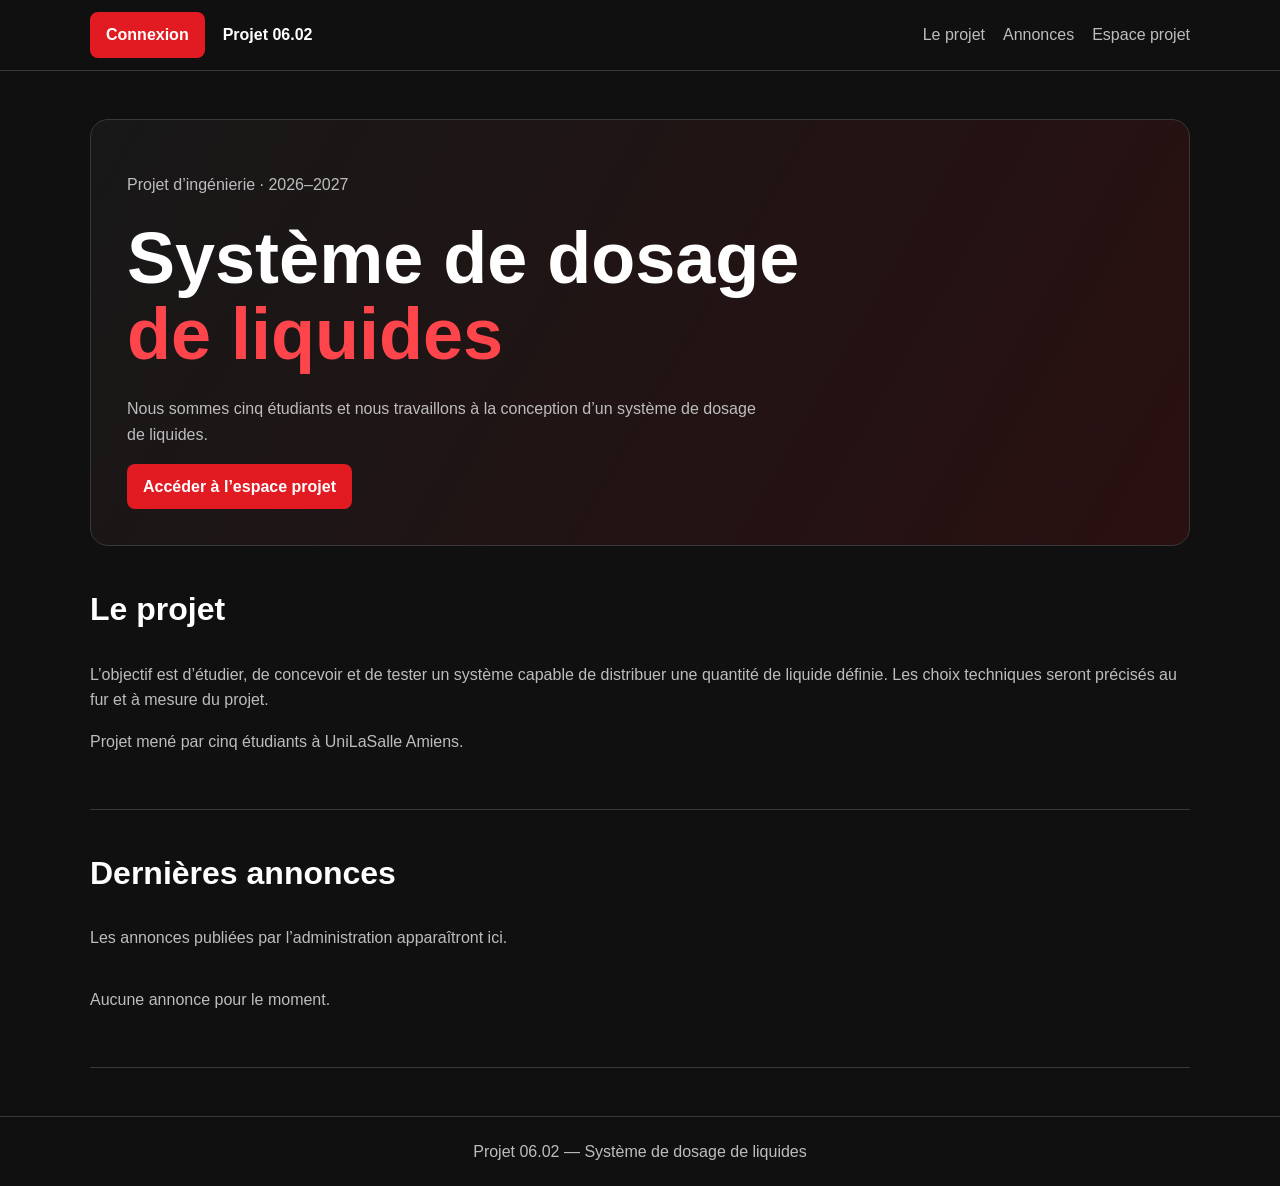
<file: index.html>
<!doctype html>
<html lang="fr">
<head>
  <meta charset="utf-8">
  <meta name="viewport" content="width=device-width, initial-scale=1">
  <title>Projet 06.02 — Dosage de liquides</title>
  <link rel="stylesheet" href="css/style.css">
  <script src="js/app.js" defer></script>
</head>

<body>
  <header>
    <a class="login-button" href="connexion.html">Connexion</a>
    <a class="logo" href="index.html">Projet 06.02</a>

    <nav class="header-links">
      <a href="#projet">Le projet</a>
      <a href="#annonces">Annonces</a>
      <a href="connexion.html">Espace projet</a>
    </nav>
  </header>

  <main class="home container">
    <section class="hero" id="projet">
      <p class="red">Projet d’ingénierie · 2026–2027</p>
      <h1>Système de dosage<br><span>de liquides</span></h1>
      <p>
        Nous sommes cinq étudiants et nous travaillons à la conception
        d’un système de dosage de liquides.
      </p>
      <a class="button" href="connexion.html">Accéder à l’espace projet</a>
    </section>

    <section class="section">
      <h2>Le projet</h2>
      <p class="muted">
        L’objectif est d’étudier, de concevoir et de tester un système capable
        de distribuer une quantité de liquide définie. Les choix techniques
        seront précisés au fur et à mesure du projet.
      </p>
      <p class="note">
        Projet mené par cinq étudiants à UniLaSalle Amiens.
      </p>
    </section>

    <section class="section" id="annonces">
      <h2>Dernières annonces</h2>
      <p class="muted">Les annonces publiées par l’administration apparaîtront ici.</p>
      <div id="annonces-accueil" class="list"></div>
    </section>
  </main>

  <footer class="site-footer">
    Projet 06.02 — Système de dosage de liquides
  </footer>
</body>
</html>
</file>
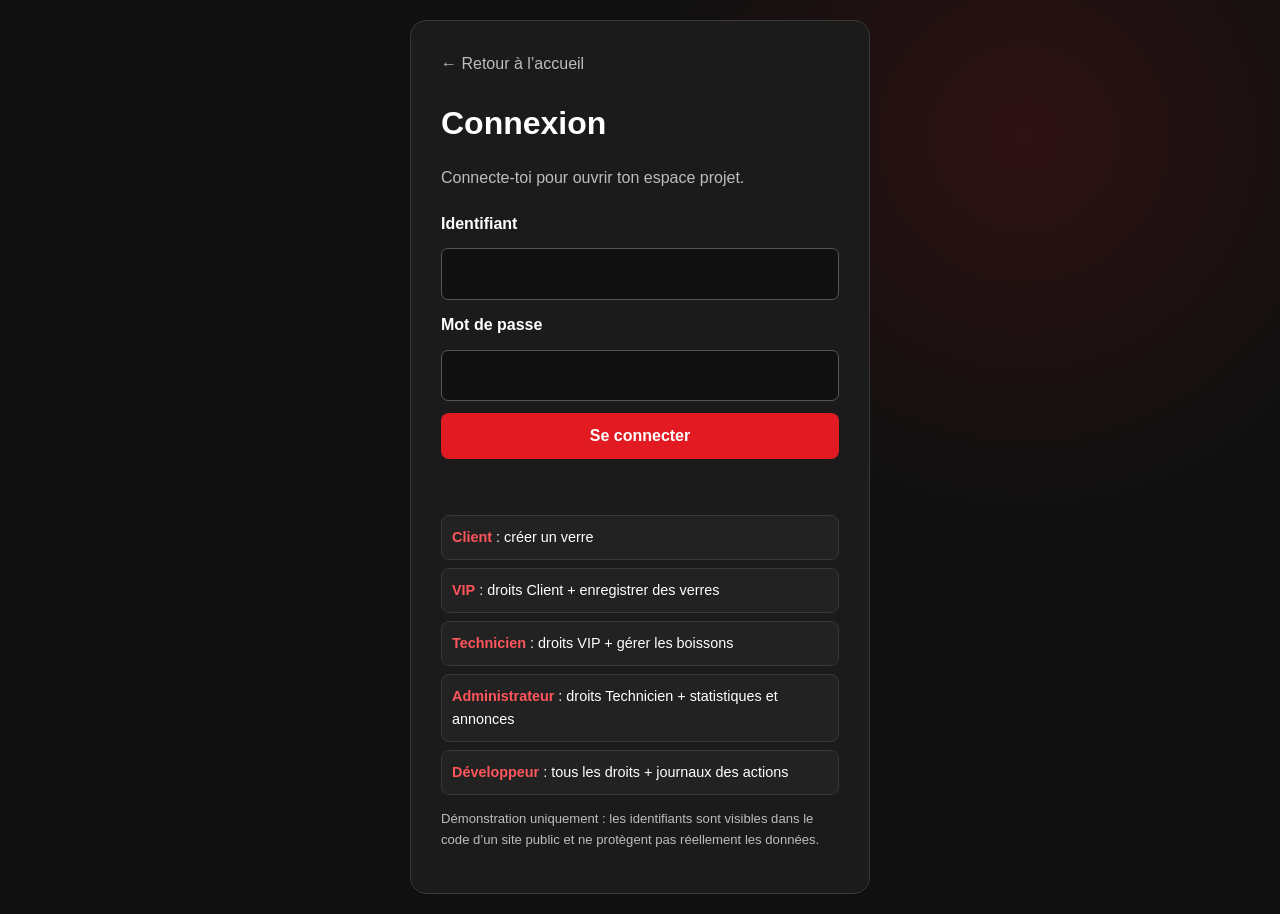
<file: annonces.html>
<!doctype html>
<html lang="fr">
<head>
  <meta charset="utf-8">
  <meta name="viewport" content="width=device-width, initial-scale=1">
  <title>Annonces — Projet 06.02</title>
  <link rel="stylesheet" href="css/style.css">
  <script src="js/app.js" defer></script>
</head>

<body data-role="admin" data-page="announcements">
  <header>
    <a class="logo" href="index.html">Projet 06.02</a>
    <span class="user-label" id="user-label"></span>
    <a class="logout-link" href="#" id="logout-link">Déconnexion</a>
  </header>

  <div class="app-layout">
    <aside class="sidebar">
      <h2>Mon espace</h2>
      <nav id="sidebar-nav"></nav>
    </aside>

    <main class="app-content">
      <h1 class="page-title">Gérer les annonces</h1>
      <p class="muted">Les annonces publiées apparaîtront sur la page d’accueil.</p>

      <form id="announcement-form" class="form">
        <label for="announcement-title">Titre</label>
        <input id="announcement-title" required>

        <label for="announcement-text">Annonce</label>
        <textarea id="announcement-text" required></textarea>

        <button type="submit">Publier l’annonce</button>
      </form>

      <h2>Annonces publiées</h2>
      <div id="announcement-list" class="list"></div>
    </main>
  </div>
</body>
</html>
</file>
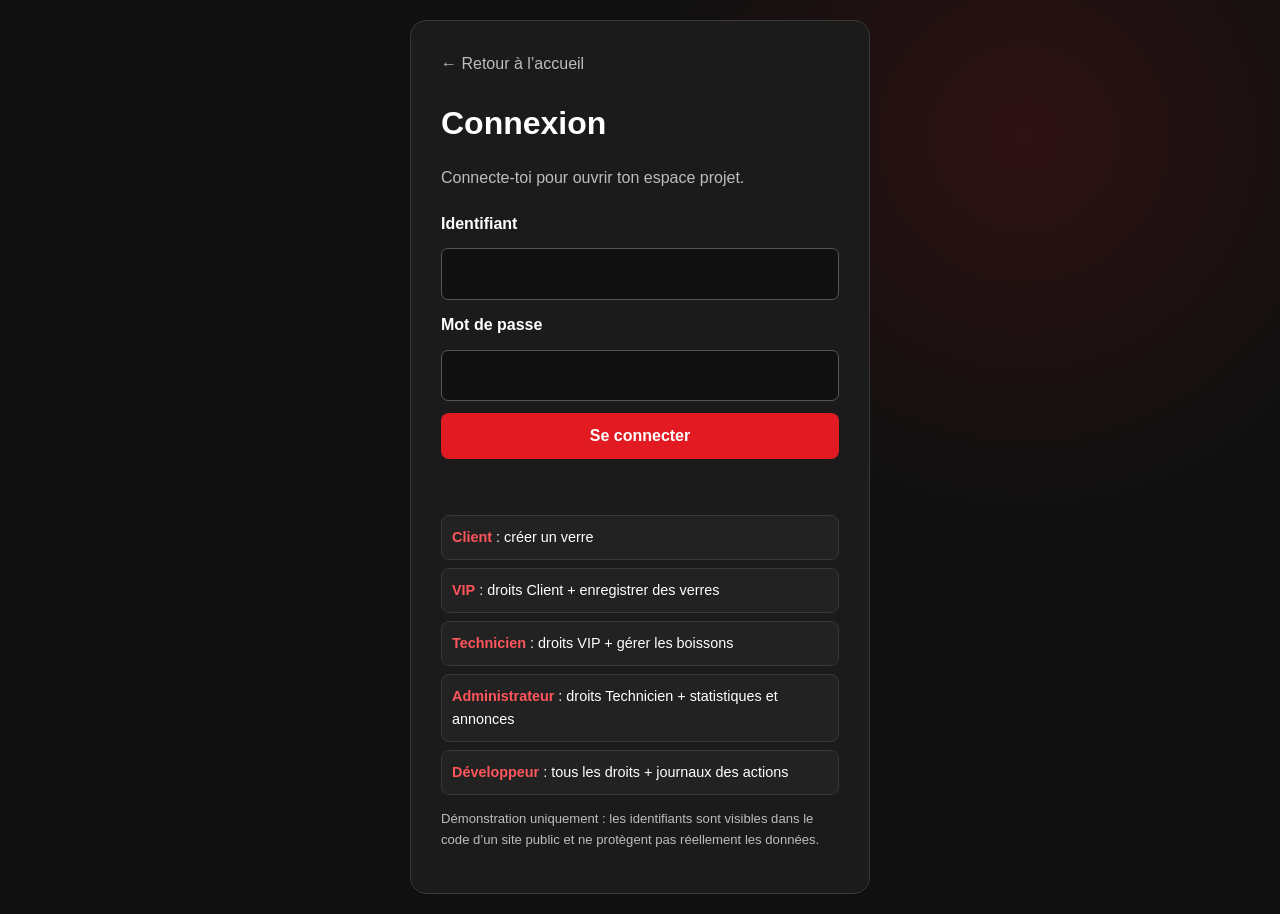
<file: boissons.html>
<!doctype html>
<html lang="fr">
<head>
  <meta charset="utf-8">
  <meta name="viewport" content="width=device-width, initial-scale=1">
  <title>Boissons souhaitées — Projet 06.02</title>
  <link rel="stylesheet" href="css/style.css">
  <script src="js/app.js" defer></script>
</head>

<body data-role="technicien" data-page="drinks">
  <header>
    <a class="logo" href="index.html">Projet 06.02</a>
    <span class="user-label" id="user-label"></span>
    <a class="logout-link" href="#" id="logout-link">Déconnexion</a>
  </header>

  <div class="app-layout">
    <aside class="sidebar">
      <h2>Mon espace</h2>
      <nav id="sidebar-nav"></nav>
    </aside>

    <main class="app-content">
      <h1 class="page-title">Boissons souhaitées</h1>
      <p class="muted">Ajoute les boissons à prendre en compte pour le projet.</p>

      <form id="drink-form" class="form">
        <label for="drink-name">Nom de la boisson</label>
        <input id="drink-name" required>
        <button type="submit">Ajouter la boisson</button>
      </form>

      <div id="drink-list" class="list"></div>
    </main>
  </div>
</body>
</html>
</file>
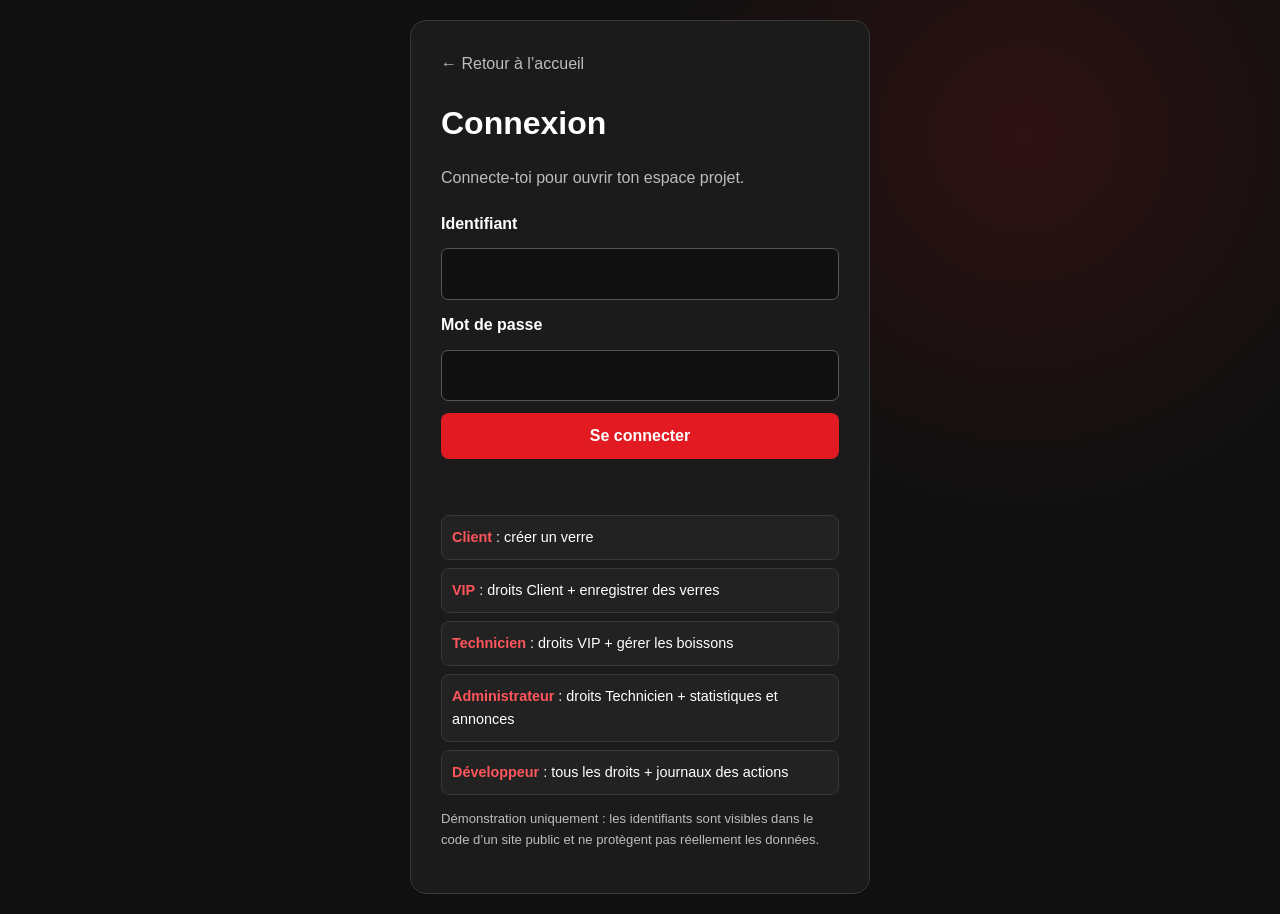
<file: connexion.html>
<!doctype html>
<html lang="fr">
<head>
  <meta charset="utf-8">
  <meta name="viewport" content="width=device-width, initial-scale=1">
  <title>Connexion — Projet 06.02</title>
  <link rel="stylesheet" href="css/style.css">
  <script src="js/app.js" defer></script>
</head>

<body class="login-page">
  <main class="login-box">
    <a class="back-link" href="index.html">← Retour à l’accueil</a>

    <h1>Connexion</h1>
    <p class="muted">Connecte-toi pour ouvrir ton espace projet.</p>

    <form id="login-form" class="form">
      <label for="username">Identifiant</label>
      <input id="username" required autocomplete="username">

      <label for="password">Mot de passe</label>
      <input id="password" type="password" required autocomplete="current-password">

      <button type="submit">Se connecter</button>
      <div id="login-error" class="error" aria-live="polite"></div>
    </form>

    <div class="roles">
      <div class="role"><strong>Client</strong> : créer un verre</div>
      <div class="role"><strong>VIP</strong> : droits Client + enregistrer des verres</div>
      <div class="role"><strong>Technicien</strong> : droits VIP + gérer les boissons</div>
      <div class="role"><strong>Administrateur</strong> : droits Technicien + statistiques et annonces</div>
      <div class="role"><strong>Développeur</strong> : tous les droits + journaux des actions</div>
    </div>

    <p class="demo-warning">
      Démonstration uniquement : les identifiants sont visibles dans le code
      d’un site public et ne protègent pas réellement les données.
    </p>
  </main>
</body>
</html>
</file>
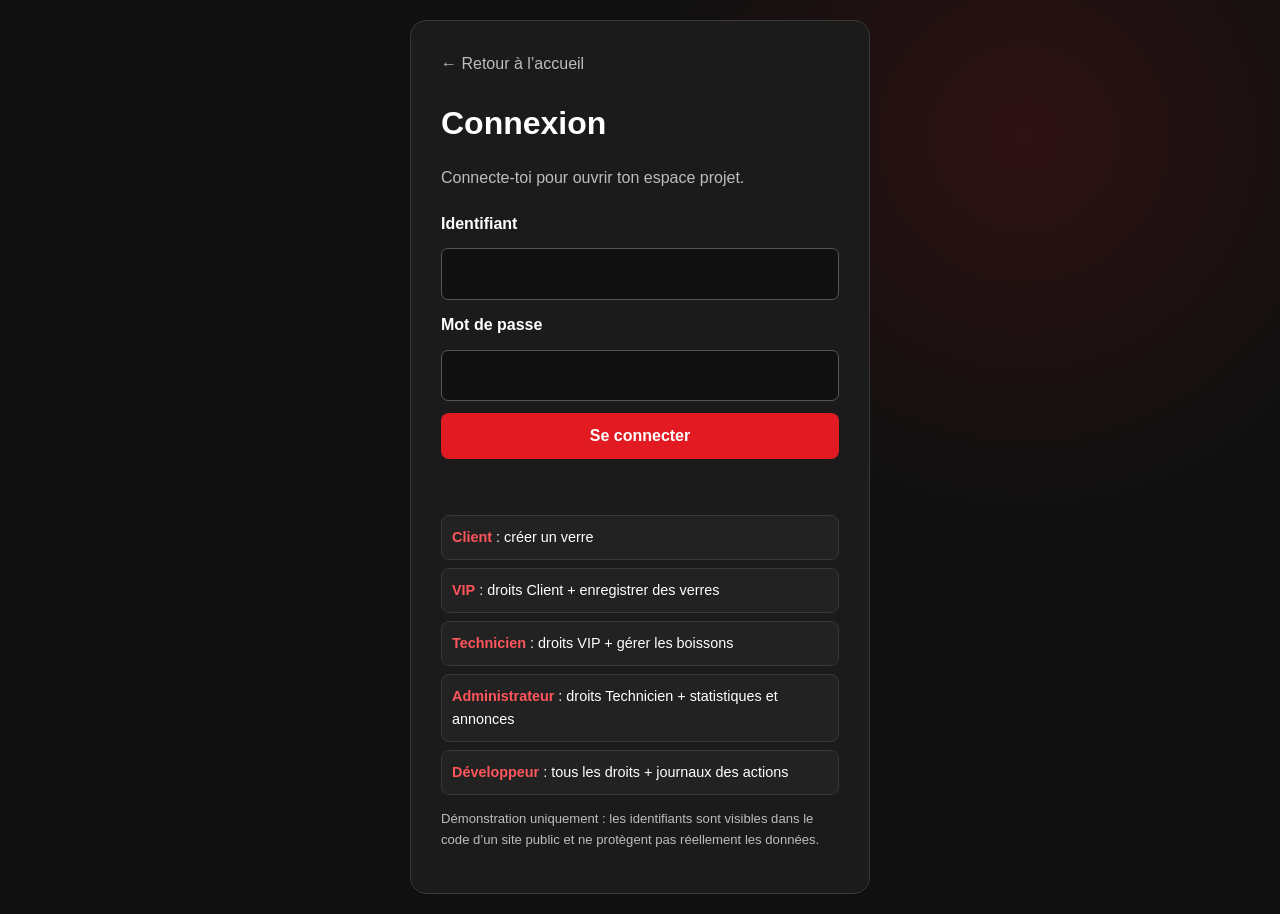
<file: creer-verre.html>
<!doctype html>
<html lang="fr">
<head>
  <meta charset="utf-8">
  <meta name="viewport" content="width=device-width, initial-scale=1">
  <title>Créer un verre — Projet 06.02</title>
  <link rel="stylesheet" href="css/style.css">
  <script src="js/app.js" defer></script>
</head>

<body data-role="client" data-page="create-glass">
  <header>
    <a class="logo" href="index.html">Projet 06.02</a>
    <span class="user-label" id="user-label"></span>
    <a class="logout-link" href="#" id="logout-link">Déconnexion</a>
  </header>

  <div class="app-layout">
    <aside class="sidebar">
      <h2>Mon espace</h2>
      <nav id="sidebar-nav"></nav>
    </aside>

    <main class="app-content">
      <h1 class="page-title">Créer un verre</h1>
      <p class="muted">Choisis la taille du verre et règle les six gouttes ainsi que l’eau. La composition reste toujours à 100 %.</p>

      <form id="glass-form" class="form">
        <label for="glass-name">Nom de la boisson</label>
        <input id="glass-name" required>

        <label for="glass-volume">Taille du verre (en ml)</label>
        <input id="glass-volume" type="number" min="100" max="1000" step="25" value="250" required>

        <fieldset class="mix-fieldset">
          <legend>Composition du verre</legend>
          <p class="muted">Quand tu modifies une goutte, les autres proportions s’ajustent pour garder un total de 100 %.</p>

          <div class="mix-slider">
            <label for="mix-goutte1">Goutte 1</label>
            <input id="mix-goutte1" data-ingredient="goutte1" type="range" min="0" max="100" value="0">
            <output id="amount-goutte1">0 % · 0 ml</output>
          </div>

          <div class="mix-slider">
            <label for="mix-goutte2">Goutte 2</label>
            <input id="mix-goutte2" data-ingredient="goutte2" type="range" min="0" max="100" value="0">
            <output id="amount-goutte2">0 % · 0 ml</output>
          </div>

          <div class="mix-slider">
            <label for="mix-goutte3">Goutte 3</label>
            <input id="mix-goutte3" data-ingredient="goutte3" type="range" min="0" max="100" value="0">
            <output id="amount-goutte3">0 % · 0 ml</output>
          </div>

          <div class="mix-slider">
            <label for="mix-goutte4">Goutte 4</label>
            <input id="mix-goutte4" data-ingredient="goutte4" type="range" min="0" max="100" value="0">
            <output id="amount-goutte4">0 % · 0 ml</output>
          </div>

          <div class="mix-slider">
            <label for="mix-goutte5">Goutte 5</label>
            <input id="mix-goutte5" data-ingredient="goutte5" type="range" min="0" max="100" value="0">
            <output id="amount-goutte5">0 % · 0 ml</output>
          </div>

          <div class="mix-slider">
            <label for="mix-goutte6">Goutte 6</label>
            <input id="mix-goutte6" data-ingredient="goutte6" type="range" min="0" max="100" value="0">
            <output id="amount-goutte6">0 % · 0 ml</output>
          </div>

          <div class="mix-slider">
            <label for="mix-eau">Eau</label>
            <input id="mix-eau" data-ingredient="eau" type="range" min="0" max="100" value="100">
            <output id="amount-eau">100 % · 250 ml</output>
          </div>
        </fieldset>

        <section class="mix-preview-panel" aria-label="Aperçu du verre">
          <h2>Aperçu du verre</h2>
          <div id="glass-preview" class="glass-cup" role="img" aria-label="Verre rempli à 100 pour cent"></div>
          <p id="mix-total" class="mix-total">Total : 100 % · 250 ml</p>
        </section>

        <button type="submit">Créer la demande</button>
      </form>

      <h2>Demandes récentes</h2>
      <div id="glass-list" class="list"></div>
    </main>
  </div>
</body>
</html>
</file>
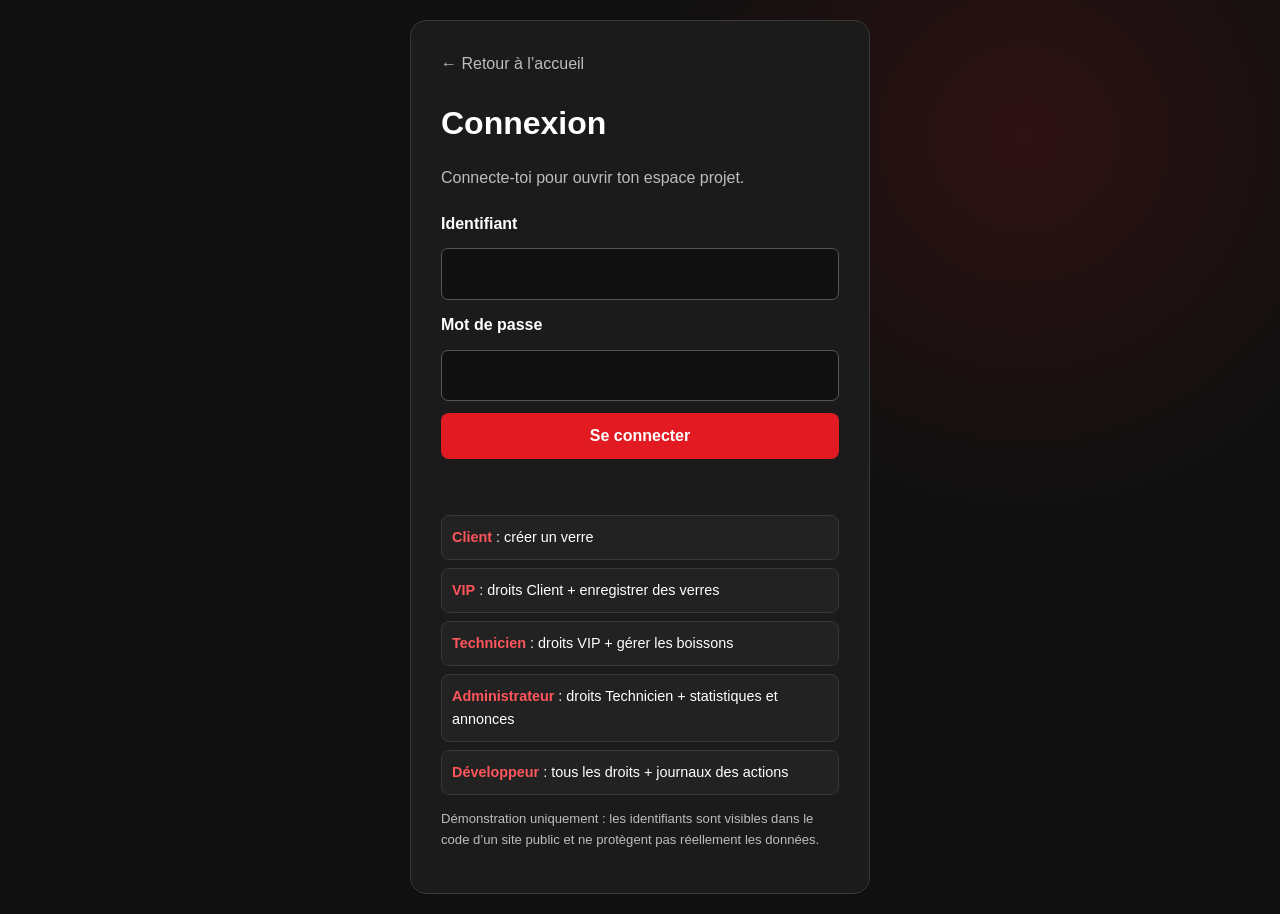
<file: espace.html>
<!doctype html>
<html lang="fr">
<head>
  <meta charset="utf-8">
  <meta name="viewport" content="width=device-width, initial-scale=1">
  <title>Mon espace — Projet 06.02</title>
  <link rel="stylesheet" href="css/style.css">
  <script src="js/app.js" defer></script>
</head>

<body data-role="client">
  <header>
    <a class="logo" href="index.html">Projet 06.02</a>
    <span class="user-label" id="user-label"></span>
    <a class="logout-link" href="#" id="logout-link">Déconnexion</a>
  </header>

  <div class="app-layout">
    <aside class="sidebar">
      <h2>Mon espace</h2>
      <nav id="sidebar-nav"></nav>
    </aside>

    <main class="app-content">
      <p class="red">Espace projet</p>
      <h1 class="page-title">Bienvenue !</h1>
      <p class="muted">Choisis une rubrique dans le menu pour commencer.</p>

      <div class="cards">
        <article class="card">
          <h3>Créer un verre</h3>
          <p>Faire une nouvelle demande de dosage.</p>
          <a class="button" href="creer-verre.html">Ouvrir</a>
        </article>

        <article class="card">
          <h3>Mon grade</h3>
          <p id="grade-info">Chargement du grade…</p>
        </article>
      </div>

      <section class="section chef-section" id="suggestions-chef">
        <h2>Suggestions du chef</h2>
        <p class="muted">Choisis une recette, puis ajuste les proportions avant de créer ton verre.</p>

        <div class="chef-suggestions">
          <article class="chef-suggestion">
            <p class="red">Le conseil du chef</p>
            <h2>Le Jardin frais</h2>
            <p>Gouttes 4 et 5, complétées avec de l’eau.</p>
            <a class="button" href="creer-verre.html?recette=jardin">Essayer cette recette</a>
          </article>

          <article class="chef-suggestion">
            <p class="red">La recette du moment</p>
            <h2>Rouge douceur</h2>
            <p>Gouttes 1 et 6, puis de l’eau.</p>
            <a class="button" href="creer-verre.html?recette=douceur">Essayer cette recette</a>
          </article>

          <article class="chef-suggestion">
            <p class="red">À découvrir</p>
            <h2>Agrumes pétillants</h2>
            <p>Gouttes 1 et 2, diluées avec de l’eau.</p>
            <a class="button" href="creer-verre.html?recette=agrumes">Essayer cette recette</a>
          </article>
        </div>

        <p class="note">Les liquides associés aux gouttes restent à définir pour la machine.</p>
      </section>
    </main>
  </div>
</body>
</html>
</file>
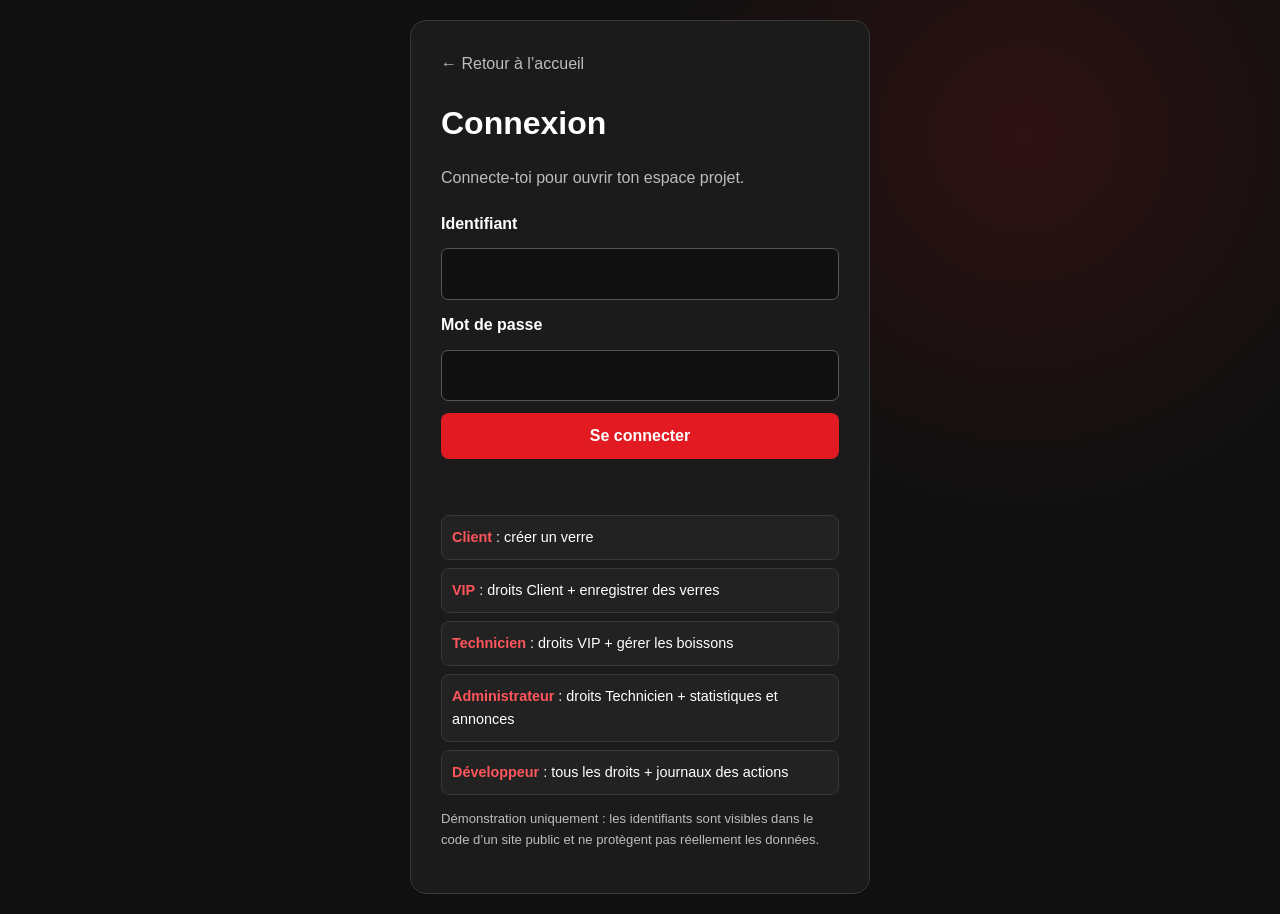
<file: logs.html>
<!doctype html>
<html lang="fr">
<head>
  <meta charset="utf-8">
  <meta name="viewport" content="width=device-width, initial-scale=1">
  <title>Journaux des actions — Projet 06.02</title>
  <link rel="stylesheet" href="css/style.css">
  <script src="js/app.js" defer></script>
</head>

<body data-role="dev" data-page="logs">
  <header>
    <a class="logo" href="index.html">Projet 06.02</a>
    <span class="user-label" id="user-label"></span>
    <a class="logout-link" href="#" id="logout-link">Déconnexion</a>
  </header>

  <div class="app-layout">
    <aside class="sidebar">
      <h2>Mon espace</h2>
      <nav id="sidebar-nav"></nav>
    </aside>

    <main class="app-content">
      <h1 class="page-title">Journaux des actions</h1>
      <p class="muted">Historique des actions de démonstration sur ce navigateur.</p>
      <div id="log-list" class="list"></div>
    </main>
  </div>
</body>
</html>
</file>
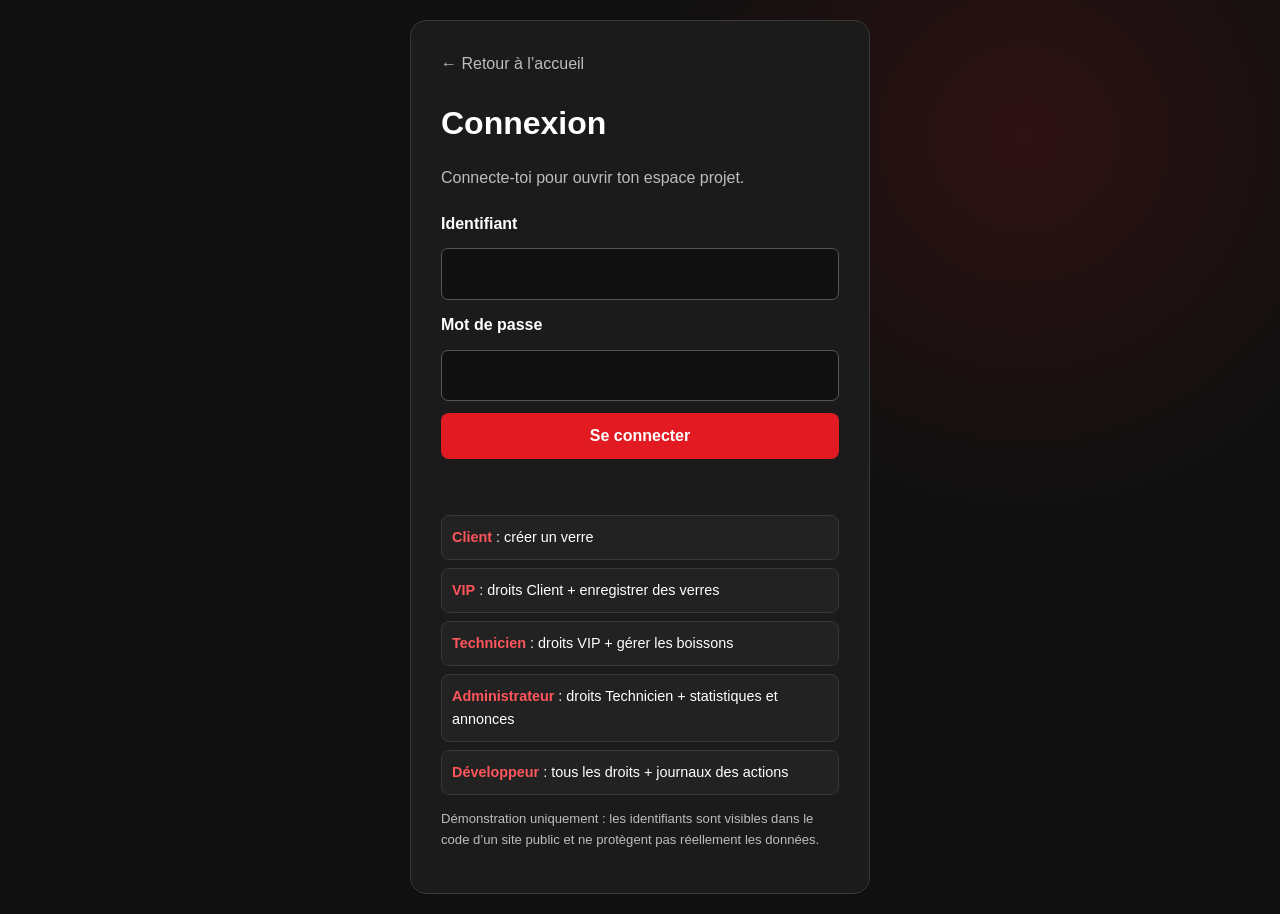
<file: statistiques.html>
<!doctype html>
<html lang="fr">
<head>
  <meta charset="utf-8">
  <meta name="viewport" content="width=device-width, initial-scale=1">
  <title>Statistiques — Projet 06.02</title>
  <link rel="stylesheet" href="css/style.css">
  <script src="js/app.js" defer></script>
</head>

<body data-role="admin" data-page="stats">
  <header>
    <a class="logo" href="index.html">Projet 06.02</a>
    <span class="user-label" id="user-label"></span>
    <a class="logout-link" href="#" id="logout-link">Déconnexion</a>
  </header>

  <div class="app-layout">
    <aside class="sidebar">
      <h2>Mon espace</h2>
      <nav id="sidebar-nav"></nav>
    </aside>

    <main class="app-content">
      <h1 class="page-title">Statistiques</h1>
      <p class="muted">Résumé des actions enregistrées dans ce navigateur.</p>

      <div class="stats">
        <div class="stat-card"><strong id="stat-glasses">0</strong><span>Verres créés</span></div>
        <div class="stat-card"><strong id="stat-saved">0</strong><span>Verres enregistrés</span></div>
        <div class="stat-card"><strong id="stat-drinks">0</strong><span>Boissons ajoutées</span></div>
        <div class="stat-card"><strong id="stat-announcements">0</strong><span>Annonces publiées</span></div>
      </div>

      <section class="section account-management">
        <h2>Gestion des comptes</h2>
        <p class="muted">Consulte les informations et choisis le grade de chaque compte.</p>
        <p class="demo-warning">Données fictives de démonstration. Les changements de grade sont enregistrés dans ce navigateur.</p>

        <div class="table-scroll">
          <table class="accounts-table">
            <thead>
              <tr>
                <th>Compte</th>
                <th>Date de création</th>
                <th>E-mail</th>
                <th>Téléphone</th>
                <th>Grade</th>
              </tr>
            </thead>
            <tbody id="account-list"></tbody>
          </table>
        </div>
      </section>
    </main>
  </div>
</body>
</html>
</file>
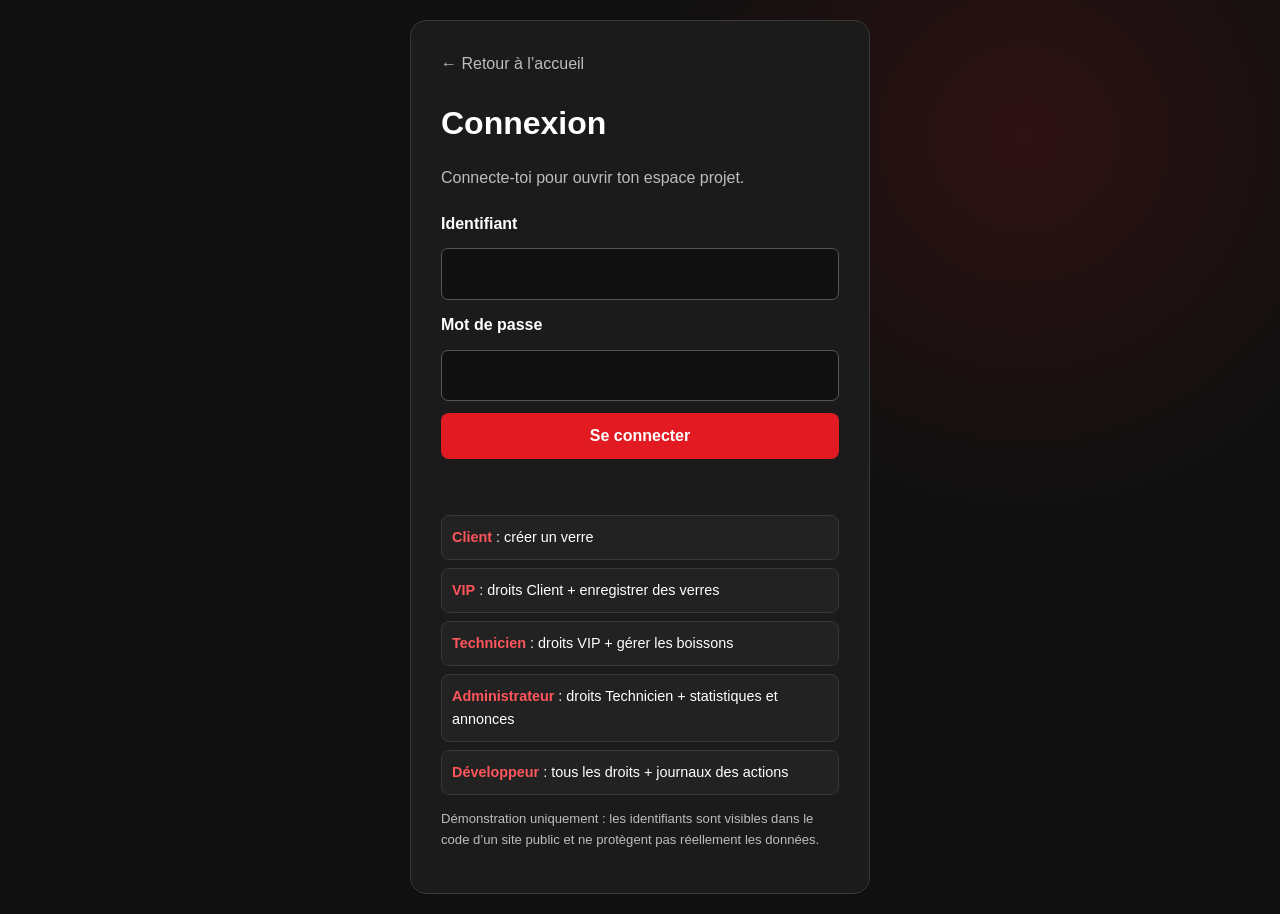
<file: verres-enregistres.html>
<!doctype html>
<html lang="fr">
<head>
  <meta charset="utf-8">
  <meta name="viewport" content="width=device-width, initial-scale=1">
  <title>Verres enregistrés — Projet 06.02</title>
  <link rel="stylesheet" href="css/style.css">
  <script src="js/app.js" defer></script>
</head>

<body data-role="vip" data-page="saved-glasses">
  <header>
    <a class="logo" href="index.html">Projet 06.02</a>
    <span class="user-label" id="user-label"></span>
    <a class="logout-link" href="#" id="logout-link">Déconnexion</a>
  </header>

  <div class="app-layout">
    <aside class="sidebar">
      <h2>Mon espace</h2>
      <nav id="sidebar-nav"></nav>
    </aside>

    <main class="app-content">
      <h1 class="page-title">Verres enregistrés</h1>
      <p class="muted">Enregistre les demandes de dosage à conserver.</p>
      <div id="saved-glass-list" class="list"></div>
    </main>
  </div>
</body>
</html>
</file>
<file: css/style.css>
:root {
  --background: #101010;
  --surface: #1b1b1b;
  --surface-light: #252525;
  --text: #ffffff;
  --muted: #bdbdbd;
  --red: #e21b23;
  --red-dark: #b9141b;
  --line: #383838;
}

* {
  box-sizing: border-box;
}

body {
  min-height: 100vh;
  margin: 0;
  color: var(--text);
  background: var(--background);
  font-family: Arial, sans-serif;
  line-height: 1.6;
}

a {
  color: inherit;
}

.container {
  width: min(1100px, calc(100% - 36px));
  margin: auto;
}

header {
  min-height: 70px;
  display: flex;
  align-items: center;
  gap: 18px;
  padding: 12px max(18px, calc((100% - 1100px) / 2));
  border-bottom: 1px solid var(--line);
}

.logo {
  font-weight: bold;
  text-decoration: none;
}

.header-links {
  display: flex;
  gap: 18px;
  margin-left: auto;
}

.header-links a,
.back-link {
  color: var(--muted);
  text-decoration: none;
}

.header-links a:hover,
.back-link:hover {
  color: var(--text);
}

.button,
.login-button,
button {
  display: inline-block;
  padding: 10px 16px;
  border: 0;
  border-radius: 8px;
  color: white;
  background: var(--red);
  font: inherit;
  font-weight: bold;
  text-decoration: none;
  cursor: pointer;
}

.button:hover,
.login-button:hover,
button:hover {
  background: var(--red-dark);
}

.button.secondary {
  border: 1px solid var(--line);
  background: transparent;
}

main.home {
  padding: 48px 0;
}

.hero {
  min-height: 330px;
  display: flex;
  flex-direction: column;
  align-items: flex-start;
  justify-content: center;
  padding: 36px;
  border: 1px solid var(--line);
  border-radius: 18px;
  background: linear-gradient(120deg, #181818, #2a1011);
}

.hero h1 {
  margin: 8px 0;
  font-size: clamp(2.5rem, 7vw, 4.5rem);
  line-height: 1.05;
}

.hero h1 span,
.red {
  color: #ff454c;
}

.hero p {
  max-width: 650px;
  color: var(--muted);
}

.section {
  padding: 38px 0;
  border-bottom: 1px solid var(--line);
}

.section h2,
.page-title {
  margin-top: 0;
  font-size: 2rem;
}

.muted,
.note {
  color: var(--muted);
}

.cards {
  display: grid;
  grid-template-columns: repeat(3, 1fr);
  gap: 14px;
  margin-top: 20px;
}

.card,
.panel,
.stat-card,
.announcement {
  padding: 20px;
  border: 1px solid var(--line);
  border-radius: 12px;
  background: var(--surface);
}

.card h3 {
  margin-top: 0;
  color: #ff555b;
}

.card p {
  margin-bottom: 0;
  color: var(--muted);
}

.page-container {
  padding-top: 32px;
  padding-bottom: 55px;
}

.page-title {
  margin-bottom: 6px;
}

.form {
  display: grid;
  gap: 12px;
  max-width: 560px;
  margin-top: 20px;
}

label {
  font-weight: bold;
}

input,
textarea,
select {
  width: 100%;
  padding: 12px;
  border: 1px solid #555;
  border-radius: 7px;
  color: var(--text);
  background: #101010;
  font: inherit;
}

textarea {
  min-height: 100px;
  resize: vertical;
}

.list {
  display: grid;
  gap: 10px;
  margin-top: 20px;
}

.list-item {
  display: flex;
  align-items: center;
  justify-content: space-between;
  gap: 16px;
  padding: 15px;
  border: 1px solid var(--line);
  border-radius: 10px;
  background: var(--surface);
}

.list-item p {
  margin: 4px 0 0;
  color: var(--muted);
}

.small-button {
  padding: 8px 12px;
  white-space: nowrap;
}

.empty-message {
  color: var(--muted);
}

.site-footer {
  padding: 22px 18px;
  border-top: 1px solid var(--line);
  color: var(--muted);
  text-align: center;
}

/* Espace connecté avec menu latéral */

.app-layout {
  min-height: calc(100vh - 70px);
  display: grid;
  grid-template-columns: 230px 1fr;
}

.sidebar {
  padding: 22px 14px;
  border-right: 1px solid var(--line);
  background: #151515;
}

.sidebar h2 {
  margin: 0 10px 16px;
  font-size: 1rem;
}

.sidebar a {
  display: block;
  margin: 5px 0;
  padding: 10px;
  border-radius: 7px;
  color: var(--muted);
  text-decoration: none;
}

.sidebar a:hover,
.sidebar a.active {
  color: white;
  background: #2a1718;
}

.app-content {
  padding: 32px;
}

.user-label {
  margin-left: auto;
  color: var(--muted);
  font-size: .9rem;
}

.logout-link {
  padding: 8px 12px;
  border: 1px solid var(--line);
  border-radius: 7px;
  color: white;
  text-decoration: none;
}

.logout-link:hover {
  border-color: var(--red);
}

/* Connexion */

.login-page {
  min-height: 100vh;
  display: grid;
  place-items: center;
  padding: 20px;
  background: radial-gradient(circle at 80% 15%, #e21b2325, transparent 30%), #101010;
}

.login-box {
  width: min(100%, 460px);
  padding: 30px;
  border: 1px solid var(--line);
  border-radius: 16px;
  background: var(--surface);
}

.login-box h1 {
  margin-bottom: 4px;
}

.login-box .form {
  max-width: none;
}

.error {
  min-height: 24px;
  color: #ff656b;
}

.demo-warning {
  color: var(--muted);
  font-size: .82rem;
}

.roles {
  display: grid;
  gap: 8px;
  margin-top: 20px;
}

.role {
  padding: 10px;
  border: 1px solid var(--line);
  border-radius: 8px;
  background: #222;
  font-size: .9rem;
}

.role strong {
  color: #ff555b;
}

.stats {
  display: grid;
  grid-template-columns: repeat(3, 1fr);
  gap: 12px;
  margin-top: 20px;
}

.stat-card strong {
  display: block;
  color: #ff555b;
  font-size: 2rem;
}

.stat-card span {
  color: var(--muted);
}

@media (max-width: 760px) {
  header {
    flex-wrap: wrap;
    padding: 12px 18px;
  }

  .header-links {
    width: 100%;
    justify-content: space-between;
    gap: 8px;
    margin: 0;
    font-size: .85rem;
  }

  .app-layout {
    grid-template-columns: 1fr;
  }

  .sidebar {
    border-right: 0;
    border-bottom: 1px solid var(--line);
  }

  .sidebar nav {
    display: flex;
    flex-wrap: wrap;
  }

  .sidebar a {
    margin: 3px;
  }

  .app-content {
    padding: 22px 18px;
  }

  .cards,
  .stats {
    grid-template-columns: 1fr;
  }

  .list-item {
    align-items: flex-start;
    flex-direction: column;
  }
}

/* Création et aperçu d’un verre */

.mix-fieldset {
  display: grid;
  gap: 10px;
  margin: 10px 0;
  padding: 16px;
  border: 1px solid var(--line);
  border-radius: 10px;
}

.mix-fieldset legend {
  padding: 0 8px;
  font-weight: bold;
}

.mix-fieldset > .muted {
  margin: 0 0 6px;
}

.mix-slider {
  display: grid;
  grid-template-columns: 90px minmax(100px, 1fr) 100px;
  gap: 12px;
  align-items: center;
}

.mix-slider label {
  font-size: .9rem;
}

.mix-slider input[type="range"] {
  padding: 0;
  accent-color: var(--red);
}

.mix-slider output {
  color: var(--muted);
  font-size: .82rem;
  text-align: right;
}

.mix-preview-panel {
  display: grid;
  justify-items: center;
  gap: 12px;
  padding: 18px;
  border: 1px solid var(--line);
  border-radius: 10px;
  background: var(--surface);
}

.mix-preview-panel h2 {
  justify-self: start;
  margin: 0;
  font-size: 1.2rem;
}

.glass-cup {
  width: 150px;
  height: 230px;
  display: flex;
  flex-direction: column-reverse;
  overflow: hidden;
  border: 4px solid #b9c6c6;
  border-top: 0;
  border-radius: 8px 8px 30px 30px;
  background: #fff;
}

.glass-segment {
  flex: 0 0 auto;
  min-height: 0;
  display: grid;
  place-items: center;
  overflow: hidden;
  color: #fff;
  font-size: .72rem;
  font-weight: bold;
  text-shadow: 0 1px 3px #000;
  transition: height .15s ease;
}

.mix-total {
  margin: 0;
  color: var(--text);
  font-weight: bold;
}

/* Suggestions et gestion des comptes */

.chef-suggestions {
  display: grid;
  grid-template-columns: repeat(3, minmax(0, 1fr));
  gap: 16px;
  margin: 24px 0;
}

.chef-suggestion {
  display: flex;
  flex-direction: column;
  align-items: flex-start;
  gap: 10px;
  padding: 22px;
  border: 1px solid var(--line);
  border-radius: 12px;
  background: linear-gradient(145deg, var(--surface), #281819);
}

.chef-suggestion h2,
.chef-suggestion p {
  margin: 0;
}

.chef-suggestion .button {
  margin-top: auto;
}

.table-scroll {
  overflow-x: auto;
}

.accounts-table {
  min-width: 760px;
  width: 100%;
  border-collapse: collapse;
  background: var(--surface);
}

.accounts-table th,
.accounts-table td {
  padding: 12px;
  border-bottom: 1px solid var(--line);
  text-align: left;
}

.accounts-table th {
  color: #ff555b;
}

.accounts-table select {
  min-width: 155px;
}

.account-warning {
  margin: 18px 0;
}

@media (max-width: 760px) {
  .mix-slider {
    grid-template-columns: 72px minmax(80px, 1fr);
    gap: 8px;
  }

  .mix-slider output {
    grid-column: 2;
    text-align: left;
  }

  .chef-suggestions {
    grid-template-columns: 1fr;
  }
}
</file>
